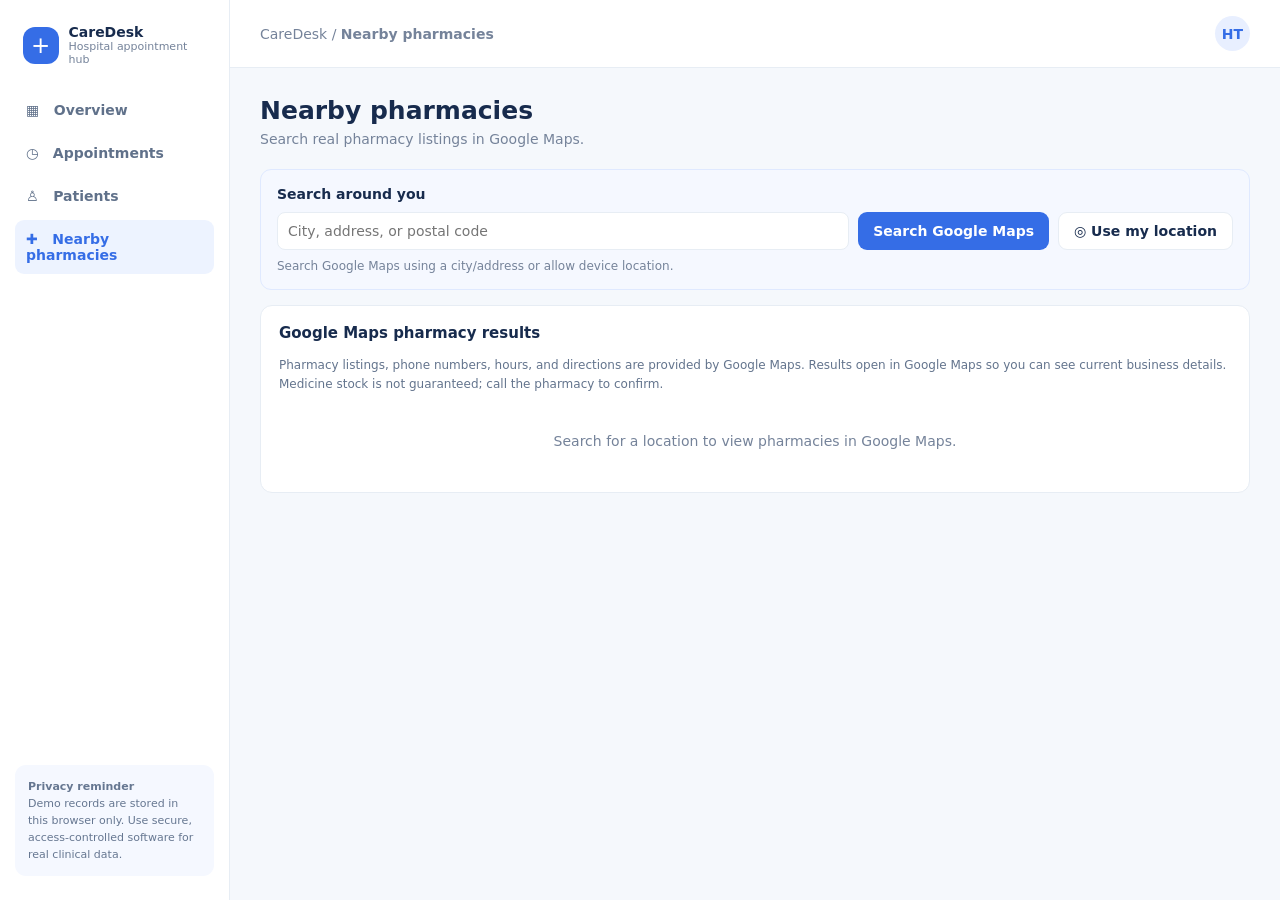
<file: index.html>
<!DOCTYPE html>
<html lang="en">
<head>
<meta charset="UTF-8"><meta name="viewport" content="width=device-width,initial-scale=1"><meta name="theme-color" content="#f5f8fc"><title>CareDesk — Hospital Appointments</title>
<style>
:root{--blue:#356de6;--ink:#172b4d;--muted:#75839a;--line:#e7edf4;--bg:#f5f8fc;--pale:#edf3ff}*{box-sizing:border-box}body{margin:0;background:var(--bg);color:var(--ink);font:14px Inter,system-ui,-apple-system,"Segoe UI",sans-serif}button,input,select,textarea{font:inherit}button{cursor:pointer}.app{display:grid;grid-template-columns:230px 1fr;min-height:100vh}.side{background:#fff;border-right:1px solid var(--line);padding:24px 15px;display:flex;flex-direction:column;gap:25px}.brand{display:flex;align-items:center;gap:10px;padding:0 8px}.mark{width:37px;height:37px;border-radius:12px;background:var(--blue);color:#fff;display:grid;place-items:center;font-size:23px}.brand small{display:block;color:var(--muted);font-size:11px}.nav{display:grid;gap:5px}.nav button{border:0;background:none;color:#60718a;padding:11px;border-radius:9px;text-align:left;font-weight:650}.nav button.active,.nav button:hover{background:var(--pale);color:var(--blue)}.privacy{margin-top:auto;background:#f5f8ff;border-radius:11px;padding:13px;font-size:11px;color:#667791;line-height:1.55}.top{height:68px;background:white;border-bottom:1px solid var(--line);display:flex;align-items:center;justify-content:space-between;padding:0 30px}.crumb{color:var(--muted)}.avatar{width:35px;height:35px;border-radius:50%;display:grid;place-items:center;background:#e8efff;color:var(--blue);font-weight:700}.content{max-width:1400px;padding:28px 30px;margin:auto}.head{display:flex;justify-content:space-between;align-items:flex-start;gap:18px;margin-bottom:22px}.head h1{margin:0 0 6px;font-size:25px}.head p{margin:0;color:var(--muted)}.btn{border:0;border-radius:9px;background:var(--blue);color:#fff;padding:10px 15px;font-weight:650}.btn:hover{background:#2455c7}.btn.alt{background:#fff;color:var(--ink);border:1px solid var(--line)}.stats{display:grid;grid-template-columns:repeat(4,1fr);gap:13px;margin-bottom:18px}.stat,.panel{background:#fff;border:1px solid var(--line);border-radius:12px}.stat{padding:16px}.value{font-size:25px;font-weight:750;margin:10px 0 2px}.muted{color:var(--muted);font-size:12px}.grid{display:grid;grid-template-columns:1.5fr .9fr;gap:16px}.panel{padding:18px}.panel h2{font-size:15px;margin:0 0 14px}.page{display:none}.page.active{display:block}.toolbar{display:flex;gap:9px;flex-wrap:wrap;margin-bottom:13px}.search,.control{border:1px solid var(--line);border-radius:8px;padding:10px;background:#fff}.search{width:min(330px,100%)}.wrap{overflow:auto}table{width:100%;border-collapse:collapse;white-space:nowrap}th{font-size:10px;text-transform:uppercase;text-align:left;color:#8996a9;padding:10px 8px;border-bottom:1px solid var(--line)}td{font-size:12px;padding:12px 8px;border-bottom:1px solid #f0f3f7;color:#52627a}.badge{display:inline-block;background:#edf8f4;color:#16856c;border-radius:18px;padding:5px 9px;font-size:10px;font-weight:700}.badge.cancelled{background:#fff0f0;color:#c55}.badge.completed{background:#eef3ff;color:#456bc1}.empty{text-align:center;padding:25px;color:var(--muted)}.link{border:0;background:none;color:var(--blue);font-weight:650;font-size:12px}.location{background:#f5f8ff;border:1px solid #dfe9ff;border-radius:11px;padding:16px;margin-bottom:15px}.locrow{display:flex;gap:9px;flex-wrap:wrap;margin-top:10px}.locrow .search{flex:1;min-width:220px}.notice{font-size:12px;line-height:1.6;color:#63748d;margin:0 0 14px}.modalback{position:fixed;inset:0;background:#14233b70;z-index:20;display:grid;place-items:center;padding:18px}.modal{width:min(700px,100%);max-height:92vh;overflow:auto;background:white;border-radius:15px}.modalhead{padding:18px 22px;border-bottom:1px solid var(--line);display:flex;justify-content:space-between}.modalhead h2{margin:0;font-size:18px}.modalbody{padding:19px 22px}.formgrid{display:grid;grid-template-columns:1fr 1fr;gap:12px 14px;margin:12px 0 18px}.field.full{grid-column:1/-1}.field label{display:block;font-size:11px;font-weight:650;color:#68778e;margin-bottom:5px}.field input,.field select,.field textarea{width:100%;border:1px solid var(--line);border-radius:8px;padding:10px}.field textarea{min-height:68px}.actions{display:flex;justify-content:flex-end;gap:9px;border-top:1px solid var(--line);padding-top:14px}.detail{padding:11px 0;border-bottom:1px solid var(--line);font-size:12px;line-height:1.5}.toast{position:fixed;bottom:20px;right:20px;background:#1f3457;color:#fff;padding:12px 16px;border-radius:9px;z-index:30}.mobile{display:none}@media(max-width:900px){.app{grid-template-columns:190px 1fr}.content{padding:22px 18px}.stats{grid-template-columns:repeat(2,1fr)}.grid{grid-template-columns:1fr}}@media(max-width:650px){.app{display:block}.side{position:fixed;z-index:10;inset:0 auto 0 0;width:230px;transform:translateX(-105%);transition:.2s}.side.open{transform:translateX(0)}.mobile{display:inline-block;border:0;border-radius:7px;background:#eff3f8;padding:8px;margin-right:8px}.top{height:60px;padding:0 14px}.content{padding:20px 13px}.head h1{font-size:22px}.head .btn{font-size:12px;padding:9px}.stats{gap:8px}.stat{padding:12px}.value{font-size:21px}.panel{padding:13px}.formgrid{grid-template-columns:1fr}.field.full{grid-column:auto}.locrow .search{flex-basis:100%;width:100%}}
</style></head>
<body><div class="app"><aside class="side" id="side"><div class="brand"><div class="mark">+</div><div><strong>CareDesk</strong><small>Hospital appointment hub</small></div></div><nav class="nav"><button class="active" data-page="dashboard">▦ &nbsp; Overview</button><button data-page="appointments">◷ &nbsp; Appointments</button><button data-page="patients">♙ &nbsp; Patients</button><button data-page="pharmacies">✚ &nbsp; Nearby pharmacies</button></nav><div class="privacy"><b>Privacy reminder</b><br>Demo records are stored in this browser only. Use secure, access-controlled software for real clinical data.</div></aside><main><header class="top"><div><button class="mobile" id="mobile">☰</button><span class="crumb">CareDesk / <b id="crumb">Overview</b></span></div><div class="avatar">HT</div></header><div class="content">
<section class="page active" id="dashboard"><div class="head"><div><h1>Hospital overview</h1><p>Appointments, patient records, and pharmacy search.</p></div><button class="btn" data-new>＋ New appointment</button></div><div class="stats"><div class="stat">Appointments today<div class="value" id="todayCount">0</div><small class="muted">Scheduled today</small></div><div class="stat">Patients<div class="value" id="patientCount">0</div><small class="muted">Registered locally</small></div><div class="stat">Upcoming visits<div class="value" id="upcomingCount">0</div><small class="muted">Confirmed</small></div><div class="stat">Pharmacy search<div class="value">Google</div><small class="muted">Live Google Maps results</small></div></div><div class="grid"><div class="panel"><h2>Today’s appointments</h2><div class="wrap"><table><thead><tr><th>Patient</th><th>Doctor / department</th><th>Time</th><th>Status</th></tr></thead><tbody id="todayRows"></tbody></table></div></div><div class="panel"><h2>Recent patients</h2><div id="recent"></div></div></div></section>
<section class="page" id="appointments"><div class="head"><div><h1>Appointments</h1><p>Schedule and track patient visits.</p></div><button class="btn" data-new>＋ New appointment</button></div><div class="panel"><div class="toolbar"><input class="search" id="appointmentSearch" placeholder="Search patient, doctor, or reason"><select class="control" id="appointmentFilter"><option value="all">All appointments</option><option value="upcoming">Upcoming</option><option value="completed">Completed</option><option value="cancelled">Cancelled</option></select></div><div class="wrap"><table><thead><tr><th>Patient</th><th>Date / time</th><th>Doctor / dept.</th><th>Reason</th><th>Status</th><th>Actions</th></tr></thead><tbody id="appointmentRows"></tbody></table></div></div></section>
<section class="page" id="patients"><div class="head"><div><h1>Patients</h1><p>Contact details and previous visit records.</p></div><button class="btn" data-new>＋ Add patient</button></div><div class="panel"><div class="toolbar"><input class="search" id="patientSearch" placeholder="Search name, phone, or patient ID"></div><div class="wrap"><table><thead><tr><th>Patient</th><th>ID</th><th>Age / gender</th><th>Phone</th><th>Last visit</th><th>Visits</th><th></th></tr></thead><tbody id="patientRows"></tbody></table></div></div></section>
<section class="page" id="pharmacies"><div class="head"><div><h1>Nearby pharmacies</h1><p>Search real pharmacy listings in Google Maps.</p></div></div><div class="location"><b>Search around you</b><div class="locrow"><input id="locationInput" class="search" placeholder="City, address, or postal code"><button class="btn" id="mapSearch">Search Google Maps</button><button class="btn alt" id="useLocation">◎ Use my location</button></div><p class="muted" id="locationStatus" style="margin:9px 0 0">Enter a location or share device location to open nearby Google Maps results.</p></div><div class="panel"><h2>Google Maps pharmacy results</h2><p class="notice">Pharmacy listings, phone numbers, hours, and directions are provided by Google Maps. Results open in Google Maps so you can see current business details. Medicine stock is not guaranteed; call the pharmacy to confirm.</p><div id="mapsLink" class="empty">Search for a location to view pharmacies in Google Maps.</div></div></section>
</div></main></div><div id="modalRoot"></div><div id="toastRoot" aria-live="polite"></div>
<script>
(()=>{const KEY='caredesk_workspace_v1';const starter={patients:[{id:'PT-1001',name:'Aarav Sharma',age:34,gender:'Male',phone:'+91 98765 43210',history:'Seasonal allergies',createdAt:'2026-11-18'},{id:'PT-1002',name:'Mira Das',age:28,gender:'Female',phone:'+91 98765 12345',history:'No known prior conditions',createdAt:'2026-11-20'}],appointments:[{id:'AP-2001',patientId:'PT-1001',date:'2026-11-26',time:'09:30',doctor:'Dr. Ananya Roy',department:'General Medicine',reason:'Routine follow-up',notes:'Sample record — confirm with patient.',status:'Confirmed',prescription:'',medicineAvailability:'Not checked'},{id:'AP-2002',patientId:'PT-1002',date:'2026-11-26',time:'10:15',doctor:'Dr. Kabir Sen',department:'Cardiology',reason:'Follow-up consultation',notes:'Sample record — confirm with patient.',status:'Confirmed',prescription:'',medicineAvailability:'Not checked'}]};let data;try{data=JSON.parse(localStorage.getItem(KEY))||starter}catch{data=starter}const $=s=>document.querySelector(s),esc=s=>String(s??'').replace(/[&<>"']/g,c=>({'&':'&amp;','<':'&lt;','>':'&gt;','"':'&quot;',"'":'&#39;'}[c])),today=()=>{let d=new Date();return`${d.getFullYear()}-${String(d.getMonth()+1).padStart(2,'0')}-${String(d.getDate()).padStart(2,'0')}`},save=()=>localStorage.setItem(KEY,JSON.stringify(data)),getPatient=id=>data.patients.find(p=>p.id===id),dFmt=s=>s?new Date(s+'T12:00:00').toLocaleDateString(undefined,{month:'short',day:'numeric',year:'numeric'}):'—',tFmt=s=>{if(!s)return'—';let[h,m]=s.split(':'),d=new Date();d.setHours(+h,+m);return d.toLocaleTimeString(undefined,{hour:'numeric',minute:'2-digit'})},sort=(a,b)=>a.date.localeCompare(b.date)||a.time.localeCompare(b.time);function toast(t){$('#toastRoot').innerHTML=`<div class="toast">${esc(t)}</div>`;setTimeout(()=>$('#toastRoot').innerHTML='',2500)}function render(){dash();renderAppts();renderPatients()}function dash(){let rows=data.appointments.filter(a=>a.date===today()&&a.status!=='Cancelled').sort(sort);$('#todayCount').textContent=rows.length;$('#patientCount').textContent=data.patients.length;$('#upcomingCount').textContent=data.appointments.filter(a=>a.date>=today()&&a.status==='Confirmed').length;$('#todayRows').innerHTML=rows.length?rows.map(a=>{let p=getPatient(a.patientId);return`<tr><td><b>${esc(p?.name||'Patient')}</b><div class="muted">${esc(p?.id||'')}</div></td><td>${esc(a.doctor)}<div class="muted">${esc(a.department)}</div></td><td>${tFmt(a.time)}</td><td><span class="badge">${esc(a.status)}</span></td></tr>`}).join(''):'<tr><td colspan="4"><div class="empty">No appointments scheduled today.</div></td></tr>';let recent=[...data.patients].slice(-4).reverse();$('#recent').innerHTML=recent.length?recent.map(p=>`<div style="padding:10px 0;border-bottom:1px solid var(--line);display:flex;justify-content:space-between"><span><b>${esc(p.name)}</b><small class="muted" style="display:block">${esc(p.id)} · ${esc(p.phone)}</small></span><button class="link" data-detail="${esc(p.id)}">Details</button></div>`).join(''):'<div class="empty">No patients yet.</div>'}function renderAppts(){let q=$('#appointmentSearch').value.toLowerCase(),f=$('#appointmentFilter').value;let rows=data.appointments.filter(a=>{let p=getPatient(a.patientId),match=`${p?.name||''} ${a.doctor} ${a.department} ${a.reason}`.toLowerCase().includes(q),filter=f==='all'||(f==='upcoming'&&a.date>=today()&&a.status==='Confirmed')||a.status.toLowerCase()===f;return match&&filter}).sort(sort);$('#appointmentRows').innerHTML=rows.length?rows.map(a=>{let p=getPatient(a.patientId);return`<tr><td><b>${esc(p?.name||'Patient')}</b><div class="muted">${esc(p?.phone||'')}</div></td><td>${dFmt(a.date)}<div class="muted">${tFmt(a.time)}</div></td><td>${esc(a.doctor)}<div class="muted">${esc(a.department)}</div></td><td>${esc(a.reason)}</td><td><span class="badge ${a.status.toLowerCase()}">${esc(a.status)}</span></td><td>${a.status==='Confirmed'?`<button class="link" data-complete="${a.id}">Complete</button> <button class="link" data-cancel="${a.id}">Cancel</button>`:`<button class="link" data-record="${a.id}">Record</button>`}</td></tr>`}).join(''):'<tr><td colspan="6"><div class="empty">No matching appointments.</div></td></tr>'}function renderPatients(){let q=$('#patientSearch').value.toLowerCase(),rows=data.patients.filter(p=>`${p.name} ${p.phone} ${p.id}`.toLowerCase().includes(q));$('#patientRows').innerHTML=rows.length?rows.map(p=>{let v=data.appointments.filter(a=>a.patientId===p.id).sort(sort),last=v.at(-1);return`<tr><td><b>${esc(p.name)}</b></td><td>${esc(p.id)}</td><td>${esc(p.age)} / ${esc(p.gender)}</td><td>${esc(p.phone)}</td><td>${last?dFmt(last.date):'No visits'}</td><td>${v.length}</td><td><button class="link" data-detail="${esc(p.id)}">View record</button></td></tr>`}).join(''):'<tr><td colspan="7"><div class="empty">No patients found.</div></td></tr>'}function page(n){document.querySelectorAll('.page').forEach(x=>x.classList.toggle('active',x.id===n));document.querySelectorAll('[data-page]').forEach(x=>x.classList.toggle('active',x.dataset.page===n));$('#crumb').textContent={dashboard:'Overview',appointments:'Appointments',patients:'Patients',pharmacies:'Nearby pharmacies'}[n];$('#side').classList.remove('open')}function openModal(title,body){$('#modalRoot').innerHTML=`<div class="modalback" id="backdrop"><section class="modal"><header class="modalhead"><h2>${esc(title)}</h2><button class="btn alt" data-close>×</button></header><div class="modalbody">${body}</div></section></div>`}const field=(label,name,o={})=>`<div class="field ${o.full?'full':''}"><label>${label}${o.req?' *':''}</label>${o.ta?`<textarea name="${name}" ${o.req?'required':''}></textarea>`:o.sel?`<select name="${name}">${o.opts}</select>`:`<input name="${name}" type="${o.type||'text'}" ${o.req?'required':''} ${o.value?`value="${o.value}"`:''} placeholder="${esc(o.placeholder||'')}"></div>`}`;function book(){openModal('Book an appointment',`<form id="book"><b>Patient details</b><div class="formgrid">${field('Full name','name',{req:true})}${field('Phone number','phone',{req:true,type:'tel'})}${field('Age','age',{req:true,type:'number'})}${field('Gender','gender',{sel:true,opts:'<option>Not specified</option><option>Female</option><option>Male</option><option>Other</option>'})}${field('Allergies / alerts','allergies')}${field('Medical history / previous records','history',{ta:true,full:true})}</div><b>Appointment details</b><div class="formgrid">${field('Doctor','doctor',{sel:true,opts:'<option>Dr. Ananya Roy</option><option>Dr. Kabir Sen</option><option>Other / to be assigned</option>'})}${field('Department','department',{sel:true,opts:'<option>General Medicine</option><option>Cardiology</option><option>Pediatrics</option><option>Other</option>'})}${field('Date','date',{req:true,type:'date',value:today()})}${field('Time','time',{req:true,type:'time'})}${field('Reason for visit','reason',{req:true,ta:true,full:true})}${field('Previous visit date','previousVisit',{type:'date'})}${field('Visit notes','notes',{ta:true,full:true})}</div><div class="actions"><button type="button" class="btn alt" data-close>Cancel</button><button class="btn">Save appointment</button></div></form>`);$('#book').onsubmit=e=>{e.preventDefault();let f=new FormData(e.currentTarget),phone=String(f.get('phone')).trim(),p=data.patients.find(x=>x.phone===phone);if(!p){p={id:'PT-'+(1001+data.patients.length),name:String(f.get('name')).trim(),age:+f.get('age'),gender:f.get('gender'),phone,allergies:String(f.get('allergies')).trim(),history:String(f.get('history')).trim(),createdAt:today()};data.patients.push(p)}data.appointments.push({id:'AP-'+Date.now(),patientId:p.id,date:f.get('date'),time:f.get('time'),doctor:f.get('doctor'),department:f.get('department'),reason:String(f.get('reason')).trim(),notes:String(f.get('notes')).trim(),previousVisit:f.get('previousVisit'),status:'Confirmed',prescription:'',medicineAvailability:'Not checked'});save();$('#modalRoot').innerHTML='';render();toast('Appointment saved.')}}function details(id){let p=getPatient(id);if(!p)return;let v=data.appointments.filter(a=>a.patientId===id).sort((a,b)=>sort(b,a));openModal(p.name,`<p><b>${esc(p.id)}</b> · ${esc(p.age)} · ${esc(p.gender)} · ${esc(p.phone)}</p><p><b>Allergies:</b> ${esc(p.allergies||'Not recorded')}<br><b>Medical history:</b> ${esc(p.history||'Not recorded')}</p><h3>Previous visits</h3>${v.map(a=>`<div class="detail"><b>${dFmt(a.date)} ${tFmt(a.time)}</b> — ${esc(a.doctor)}<br>Reason: ${esc(a.reason)} · ${esc(a.status)}${a.notes?`<br>Notes: ${esc(a.notes)}`:''}${a.prescription?`<br>Prescription: ${esc(a.prescription)}`:''}<br>Pharmacy availability: ${esc(a.medicineAvailability)}</div>`).join('')||'<p>No previous visits.</p>'}`)}function record(id){let a=data.appointments.find(x=>x.id===id);openModal('Visit record',`<form id="record"><p class="muted">Enter the clinician-prescribed medicine plan only.</p><div class="formgrid">${field('Prescription / medicine plan','prescription',{ta:true,full:true})}${field('Pharmacy availability','availability',{sel:true,opts:'<option>Not checked</option><option>Available (confirmed by phone)</option><option>Partially available</option><option>Not available</option>'})}${field('Visit notes','notes',{ta:true,full:true})}</div><div class="actions"><button type="button" class="btn alt" data-close>Cancel</button><button class="btn">Save record</button></div></form>`);$('#record').onsubmit=e=>{e.preventDefault();let f=new FormData(e.currentTarget);a.prescription=String(f.get('prescription')).trim();a.medicineAvailability=f.get('availability');if(f.get('notes'))a.notes=String(f.get('notes')).trim();save();$('#modalRoot').innerHTML='';render();toast('Visit record saved.')}}
// Google Maps Search URLs open Google's own local business results; no API key is required.
function googleMapsSearch(query){let url='https://www.google.com/maps/search/?api=1&query='+encodeURIComponent('pharmacies near '+query);window.open(url,'_blank','noopener,noreferrer');$('#locationStatus').textContent='Google Maps opened with pharmacy results for '+query+'. Check the listing details and call to confirm stock.';$('#mapsLink').innerHTML=`<a class="btn" target="_blank" rel="noopener noreferrer" href="${url}">Open Google Maps pharmacy results ↗</a><p class="muted">Search area: ${esc(query)}</p>`}function useLocation(){if(!navigator.geolocation){$('#locationStatus').textContent='Location is unavailable in this browser. Enter a city or postal code.';return}$('#locationStatus').textContent='Requesting device location permission…';navigator.geolocation.getCurrentPosition(pos=>{let q=pos.coords.latitude+','+pos.coords.longitude;$('#locationInput').value='My current location';googleMapsSearch(q)},()=>{$('#locationStatus').textContent='Location permission was denied or unavailable. Enter a city, address, or postal code instead.'},{timeout:12000,maximumAge:300000})}$('#mapSearch').onclick=()=>{let q=$('#locationInput').value.trim();if(!q){$('#locationStatus').textContent='Enter a city, address, or postal code first.';return}googleMapsSearch(q)};$('#locationInput').onkeydown=e=>{if(e.key==='Enter')$('#mapSearch').click()};$('#useLocation').onclick=useLocation;document.addEventListener('click',e=>{let n=e.target.closest('[data-page]');if(n)page(n.dataset.page);let nw=e.target.closest('[data-new]');if(nw)book();let d=e.target.closest('[data-detail]');if(d)details(d.dataset.detail);let c=e.target.closest('[data-complete]');if(c){data.appointments.find(a=>a.id===c.dataset.complete).status='Completed';save();render();toast('Appointment completed')}let x=e.target.closest('[data-cancel]');if(x){data.appointments.find(a=>a.id===x.dataset.cancel).status='Cancelled';save();render();toast('Appointment cancelled')}let r=e.target.closest('[data-record]');if(r)record(r.dataset.record);if(e.target.closest('[data-close]')||e.target.id==='backdrop')$('#modalRoot').innerHTML=''});$('#appointmentSearch').oninput=renderAppts;$('#appointmentFilter').onchange=renderAppts;$('#patientSearch').oninput=renderPatients;$('#mobile').onclick=()=>$('#side').classList.toggle('open');render();if(!sessionStorage.getItem('caredesk_location_asked')){sessionStorage.setItem('caredesk_location_asked','1');setTimeout(()=>{page('pharmacies');$('#locationStatus').textContent='Search Google Maps using a city/address or allow device location.'},300)}})();
</script></body></html>
</file>
